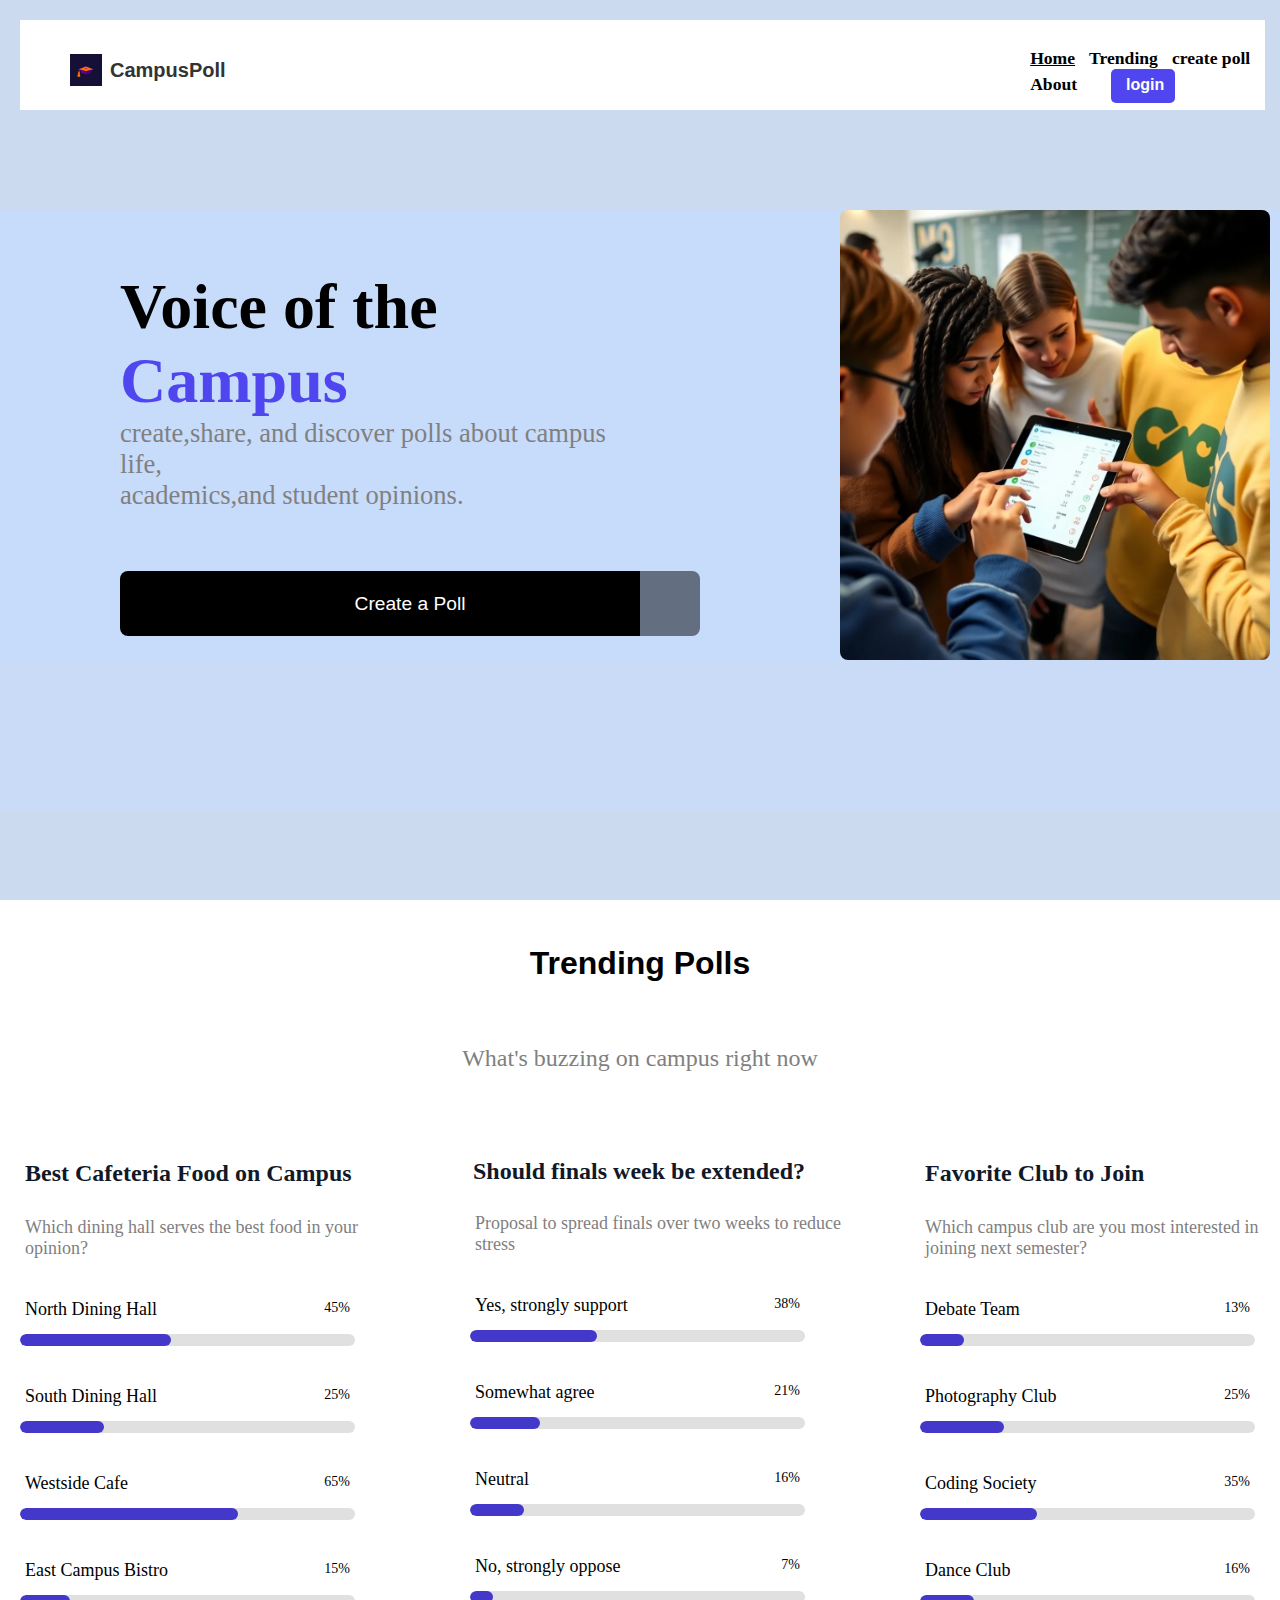
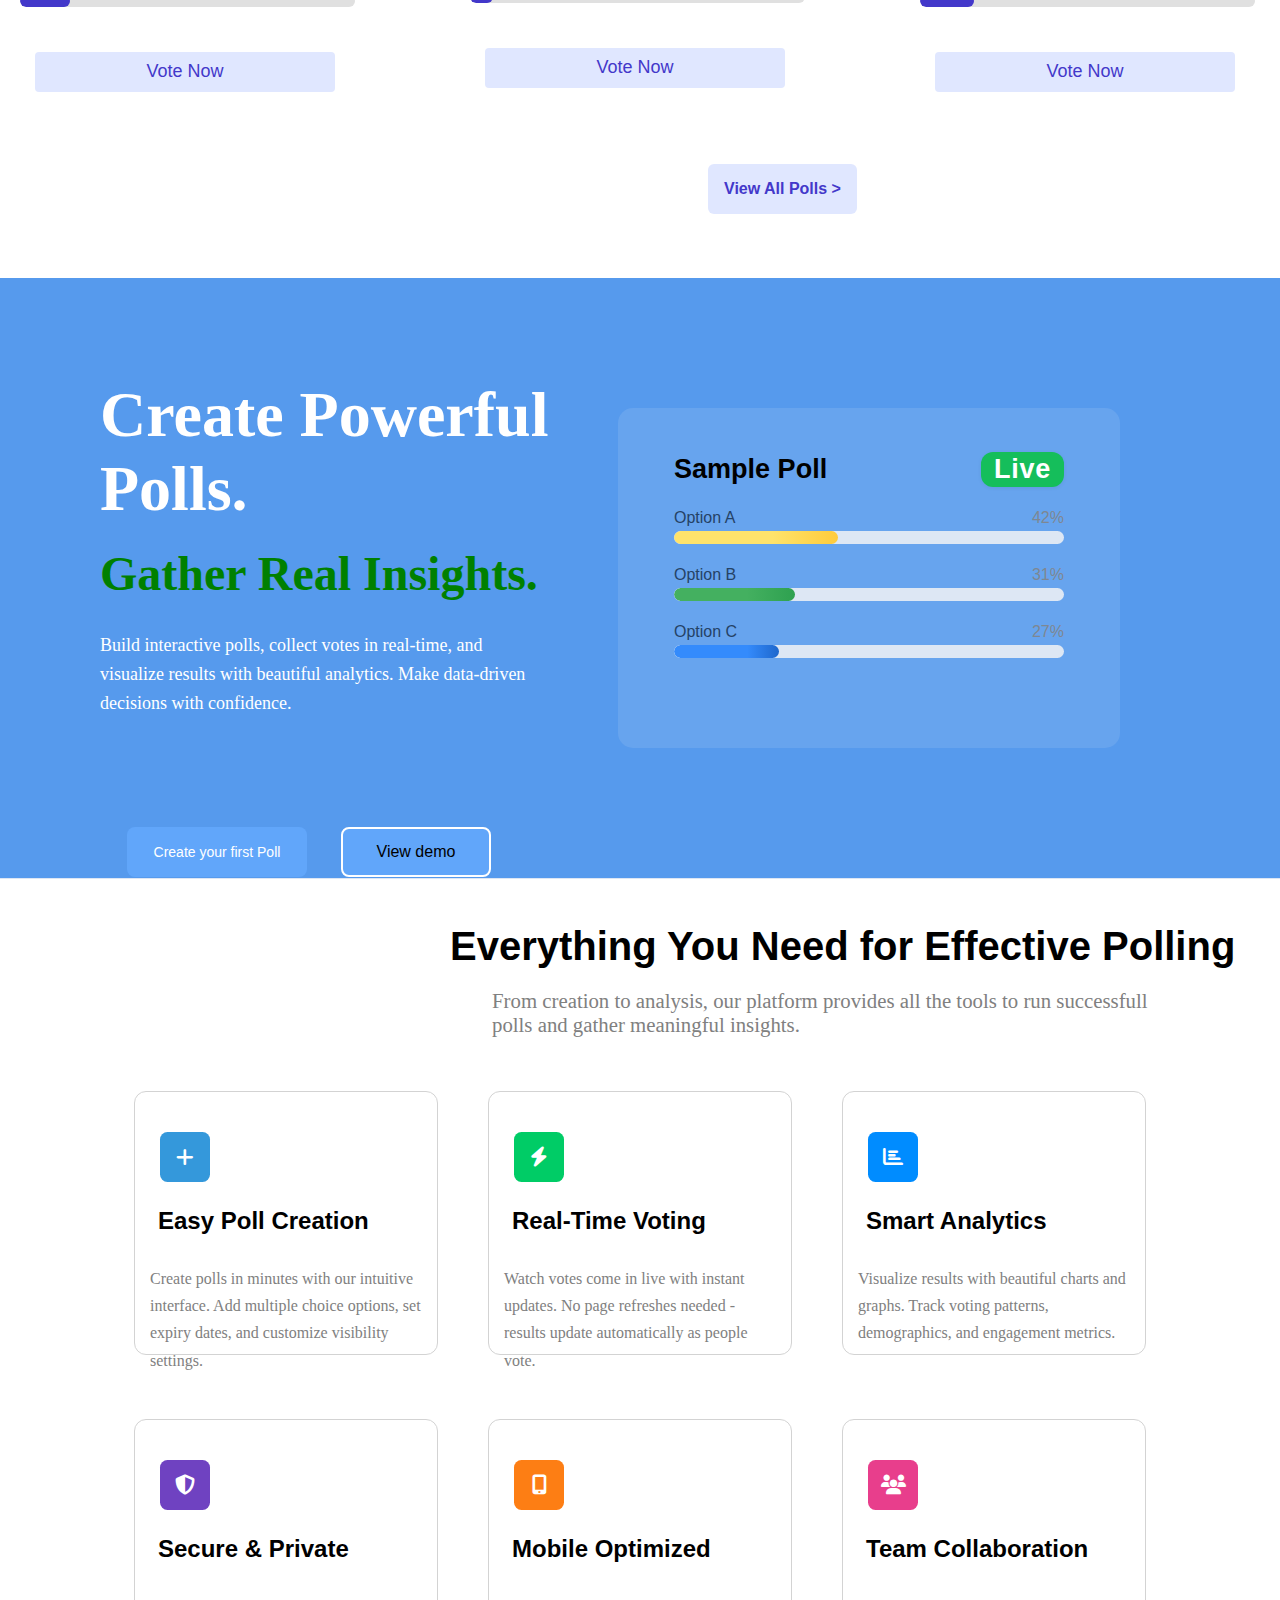
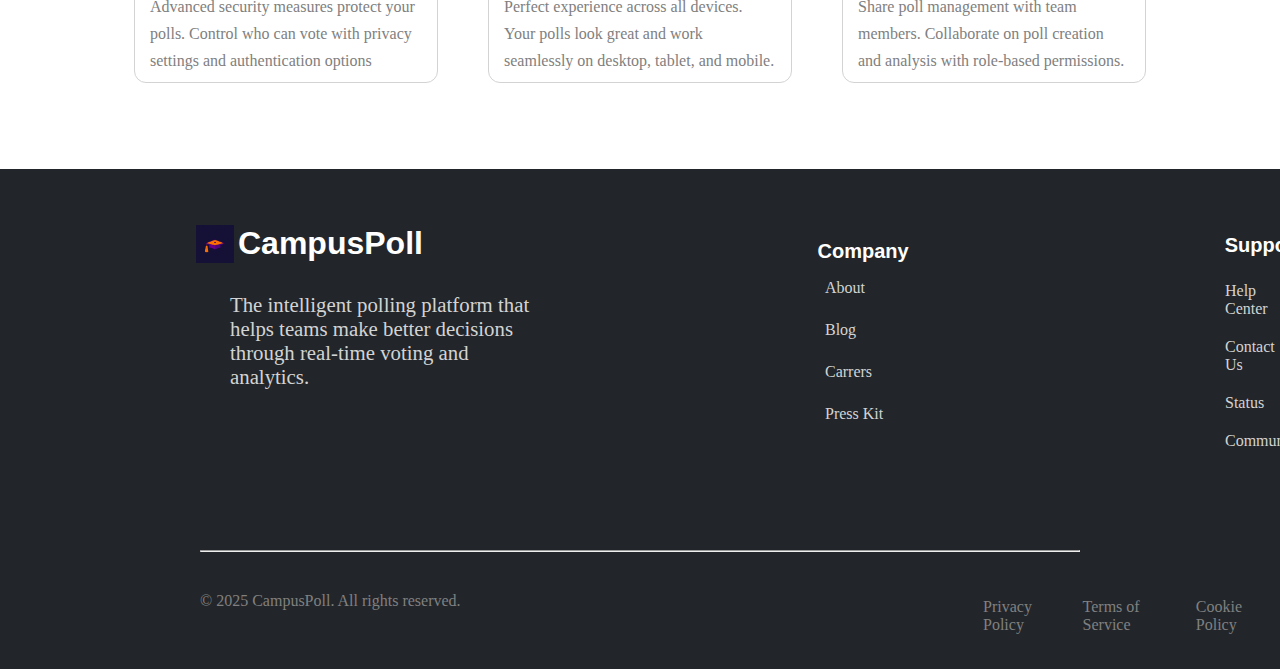
<file: Online Polling/insidevote/index.html>
<!DOCTYPE html>
<html lang="en">
<head>
    <meta charset="UTF-8">
    <meta name="viewport" content="width=device-width, initial-scale=1.0">
    <title>Online Polling System</title>
    <link rel="stylesheet" href="style.css">
     
  <link rel="stylesheet" href="https://cdnjs.cloudflare.com/ajax/libs/font-awesome/6.5.0/css/all.min.css">

</head>
<body>
    <div id="main">
    <header>
        <div class="nav-bar">
            <img src="assets/poll.png" alt="">
            <h2>CampusPoll</h2>
        
        <div class="nav-section">
            <p>
                <a href=""><u>Home</u></a> 
                
                <a href="#page2"><im>Trending</im></a> 
               <a href="#page3"><im>create poll</im></a> 
               <a href="#page4">About</a> 
            
             <a href="assets/login.html">  <button><b>login</b></button></a>
            </p>
        </div>
        </div>

    </header>
    <div id="fakeheader">

    </div>
    <div id="page1">
        <div id="box1">
        <div class="text">
            <h1>Voice of the <br> <b>Campus</b></h1>
            <h5>create,share, and discover polls about campus life, <br> academics,and student opinions.</h5>
        
        </div>
       
        <div class="button">
           <a href="page3.html"> <button>Create a Poll</button></a>
        </div>
        </div>
        <div id="box2">
            <div class="image-1">
                <img src="assets/poll1.png" alt="">
            </div>
            

           
        </div>
        </div>
    </div>
    <div id="page2">
        <div class="toppart" >
            <h1 style="text-align: center; font-weight: bold;">Trending Polls</h1><br>
            <p style="text-align: center;font-size: x-large; "> What's buzzing on campus right now</p> 
        </div>
        <div id="boxes">
        <div id="box3">

            <h3>Best Cafeteria Food on Campus</h3>
            <p>Which dining hall serves the best food in your <br>opinion?</p>
            <h4>North Dining Hall</h4>
             <div class="percentage">45%</div>
            <div class="bar">
                <div class="fill" style="background-color: #4338ca;width: 45%;"></div>
                
            </div>
       
            <h4>South Dining Hall</h4>
             <div class="percentage">25%</div>
             <div class="bar">
                <div class="fill" style="background-color: #4338ca;width: 25%;"></div>
              
            </div>
            <h4>Westside Cafe</h4>
             <div class="percentage">65%</div>
             <div class="bar">
                <div class="fill" style="background-color: #4338ca;width: 65%;"></div>
            </div>
            <h4>East Campus Bistro</h4>
             <div class="percentage">15%</div>
             <div class="bar">
                <div class="fill" style="background-color: #4338ca;width: 15%;"></div>
            </div>
            <div class="page3-left"> <button>Vote Now</button></div>
            
            
        </div>
        <div id="box4">
               <h3>Should finals week be extended?</h3>
            <p>Proposal to spread finals over two weeks to reduce stress</p>
            <h4>Yes, strongly support</h4>
             <div class="percentage">38%</div>
             <div class="bar">
                <div class="fill" style="background-color: #4338ca;width: 38%;"></div>
                
                 
            </div>
            <h4>Somewhat agree</h4>
             <div class="percentage">21%</div>
             <div class="bar">
                <div class="fill" style="background-color: #4338ca;width: 21%;"></div>
                
              
            </div>
            <h4>Neutral</h4>
             <div class="percentage">16%</div>
             <div class="bar">
                <div class="fill" style="background-color: #4338ca;width: 16%;"></div>
                
               
            </div>
            <h4>No, strongly oppose</h4>
             <div class="percentage">7%</div>
             <div class="bar">
                <div class="fill" style="background-color: #4338ca;width: 7%;"></div>
                
                
            </div>
            <div class="page3-left"><button>Vote Now</button></div>
          
        </div>
       
        <div id="box5">
                <h3>Favorite Club to Join</h3>
            <p>Which campus club are you most interested in joining next semester?</p>
            <h4>Debate Team</h4>
             <div class="percentage">13%</div>
              <div class="bar">
                <div class="fill" style="background-color: #4338ca;width: 13%;"></div>
                
                
            </div>
            <h4>Photography Club</h4>
             <div class="percentage">25%</div>
              <div class="bar">
                <div class="fill" style="background-color: #4338ca;width: 25%;"></div>
                
                
            </div>
            <h4>Coding Society</h4>
             <div class="percentage">35%</div>
              <div class="bar">
                <div class="fill" style="background-color: #4338ca;width: 35%;"></div>
                
            </div>
            <h4>Dance Club</h4>
             <div class="percentage">16%</div>
              <div class="bar">
                <div class="fill" style="background-color: #4338ca;width: 16%;"></div>
                 </div>
                 
                


            <div class="page3-left"><button>Vote Now</button></div>
        </div>
          
        </div>
       
        </div>
       <div class="button1">
            <button >View All Polls > </button>
            
            </div>
            
                <div id="page3">
                <div class="box6">
                    <div class="set">
                    <div class="toptext">
                    <h1>Create Powerful Polls.</h1>
                    </div>
                    <div class="text6">
                        <h1>Gather Real Insights.</h1>
                    </div>
                    <p>Build interactive polls, collect votes in real-time, and <br>visualize results with beautiful analytics. Make data-driven <br> decisions with confidence.</p>
                    </div>
                    <div id="page3-button">
                    <div class="create-button">
                      <a href="page3.html"> <button>Create your first Poll</button></a>
                        
                    </div>
                    <div class="demo-button">
                        <button>View demo</button>
                    </div>
                    
                </div>
                </div>
                    <div class="box7">
                        <!-- Sample Poll Box for HTML -->
<div class="poll_3">
  <div class="poll-header">
    <span>Sample Poll</span>
    <span class="live">Live</span>
  </div>
  <div class="poll-option">
    <div class="option-label">
      Option A
      <span class="option-percent">42%</span>
    </div>
    <div class="poll-bar-bg">
      <div class="poll-bar poll-bar-a" style="width: 42%"></div>
    </div>
  </div>
  <div class="poll-option">
    <div class="option-label">
      Option B
      <span class="option-percent">31%</span>
    </div>
    <div class="poll-bar-bg">
      <div class="poll-bar poll-bar-b" style="width: 31%"></div>
    </div>
  </div>
  <div class="poll-option">
    <div class="option-label">
      Option C
      <span class="option-percent">27%</span>
    </div>
    <div class="poll-bar-bg">
      <div class="poll-bar poll-bar-c" style="width: 27%"></div>
    </div>
  </div>
</div>
                    
                        
            
                
                    
                    </div>
                
               

            </div>
               

            
            <div id="page4">
                <div class="header4">
                    <h2>Everything You Need for Effective Polling</h2>
                    <p><h3>From creation to analysis, our platform provides all the tools to run successfull <br> polls and gather meaningful insights.</h3>

</p> </div>

<div id="box-8">
    <div class="box9" >
        <div class="icon-circle" style="background-color:  #3498db;"><i class="fas fa-plus"></i></div>
        
        <h2>Easy Poll Creation</h2>
        <p>Create polls in minutes with our intuitive interface. Add multiple choice options, set expiry dates, and customize visibility settings.</p>
    </div>
    <div class="box10">
         <div class="icon-circle" style="background-color: #00cc66;"><i class="fas fa-bolt"></i></div>
        <h2>Real-Time Voting</h2>
        <p>Watch votes come in live with instant updates. No page refreshes needed - results update automatically as people vote.</p>
    </div>
    <div class="box11">

          <div class="icon-circle" style="background-color: #008cff;"><i class="fas fa-chart-bar"></i></div>

        <h2>Smart Analytics</h2>
        <p>Visualize results with beautiful charts and graphs. Track voting patterns, demographics, and engagement metrics.</p>
    </div>
</div>
    <div id="box-lower">

    <div class="box12">
      <div class="icon-circle" style="background-color: #6f42c1;"><i class="fas fa-shield-alt"></i></div>
         <h2>Secure & Private</h2>
        <p>Advanced security measures protect your polls. Control who can vote with privacy settings and authentication options</p>
    </div>
    <div class="box13">

        <div class="icon-circle" style="background-color: #fd7e14;"><i class="fas fa-mobile-alt"></i></div>
        <h2>Mobile Optimized</h2>
        <p>Perfect experience across all devices. Your polls look great and work seamlessly on desktop, tablet, and mobile.</p>

    </div>
    <div class="box14"> 

        <div class="icon-circle" style="background-color: #e83e8c;"><i class="fas fa-users"></i></div>
        <h2>Team Collaboration</h2>
        <p>Share poll management with team members. Collaborate on poll creation and analysis with role-based permissions.</p>
    </div>
    
</div>
            </div>
            <div id="page5">
                <footer>
                    <div class="left">
                        <img src="assets/poll.png" alt="">
                        <h2>CampusPoll</h2>
                        <p>The intelligent polling platform that <br> helps teams make better decisions <br>through real-time voting and <br>analytics.</p>
                    </div>
                    <div class="mid">
                        <h2>Company</h2>
                        <a href="">About</a><br>
                        <a href="">Blog</a><br>
                        <a href="">Carrers</a><br>
                        <a href="">Press Kit</a>
                    </div>
                    <div class="end">
                        <h2>Support</h2>
                        <a href="">Help Center</a>
                        <a href="">Contact Us</a>
                        <a href="">Status</a>
                        <a href="">Community</a>
                        
                    </div>
                    <div class="lastpart">
                        <hr>
                        <p>© 2025 CampusPoll. All rights reserved.</p>
                        <div class="last-part">
                            <a href="">Privacy Policy</a>
                            <a href="">Terms of Service</a>
                            <a href="">Cookie Policy</a>
                            

                        </div>
                       
                        
                          
                        
                    </div>
                </footer>
            </div>
    
    </div>

</body>
</html>
</file>
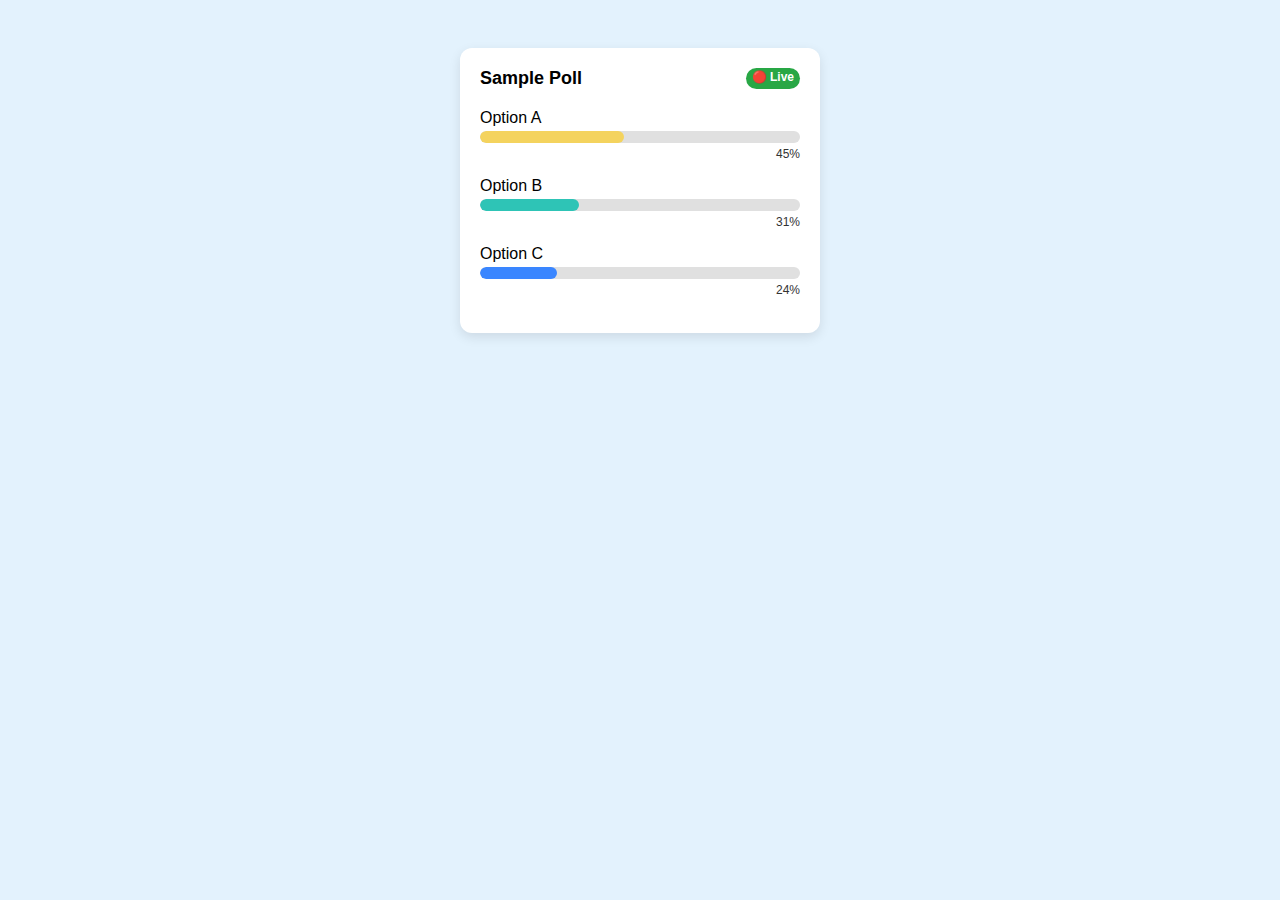
<file: Online Polling/insidevote/form.html>
<!DOCTYPE html>
<html lang="en">
<head>
  <meta charset="UTF-8" />
  <meta name="viewport" content="width=device-width, initial-scale=1.0" />
  <title>Sample Poll</title>
  <link rel="stylesheet" href="form.css" />
</head>
<body>
  <div class="poll-container">
    <div class="poll-header">
      <span>Sample Poll</span>
      <span class="live-badge">🔴 Live</span>
    </div>

    <div class="poll-option">
      <span>Option A</span>
      <div class="bar">
        <div class="fill" style="width: 45%; background-color: #f4d35e;"></div>
      </div>
      <span class="percentage">45%</span>
    </div>

    <div class="poll-option">
      <span>Option B</span>
      <div class="bar">
        <div class="fill" style="width: 31%; background-color: #2ec4b6;"></div>
      </div>
      <span class="percentage">31%</span>
    </div>

    <div class="poll-option">
      <span>Option C</span>
      <div class="bar">
        <div class="fill" style="width: 24%; background-color: #3a86ff;"></div>
      </div>
      <span class="percentage">24%</span>
    </div>
  </div>
</body>
</html>
</file>
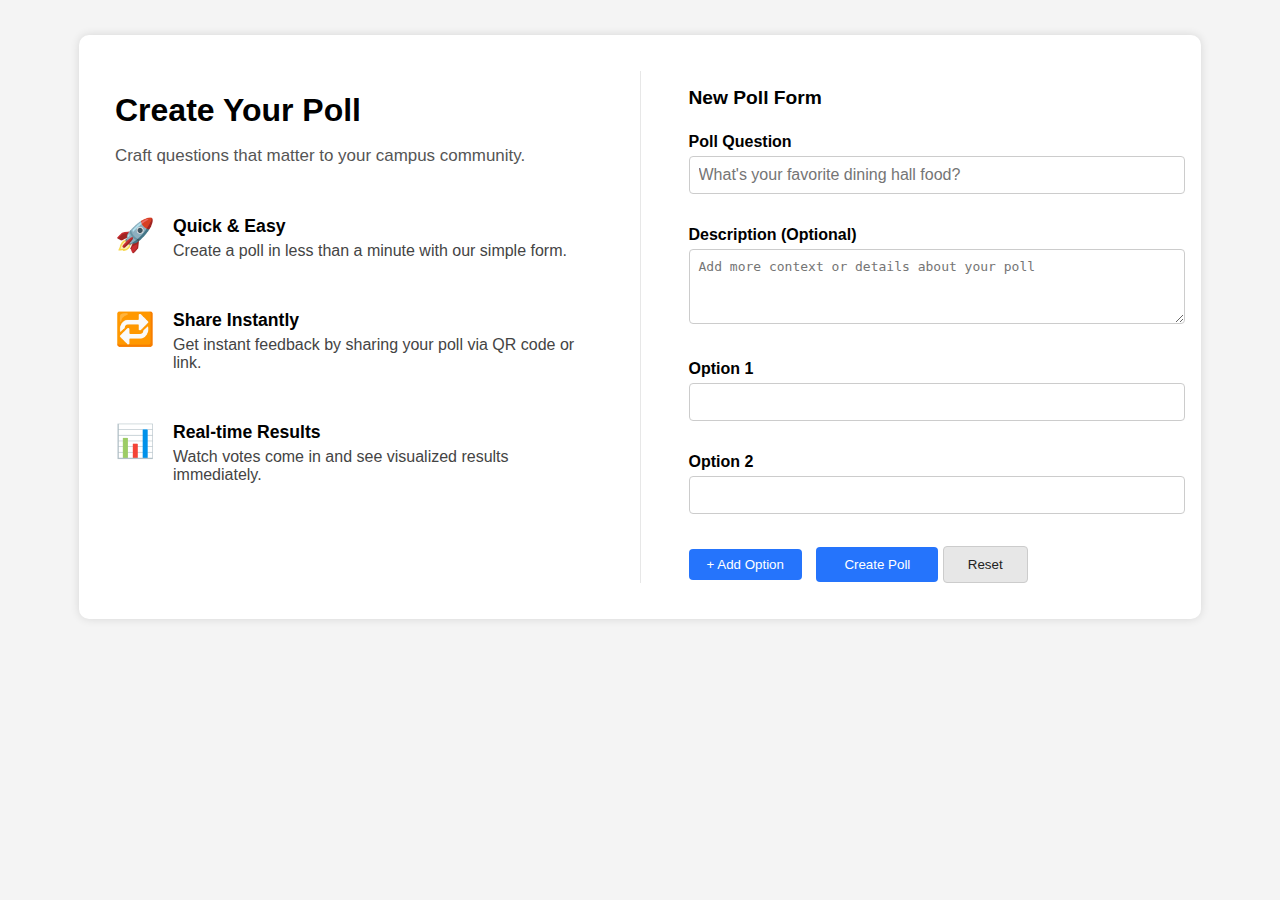
<file: Online Polling/insidevote/page3.html>
<!DOCTYPE html>
<html lang="en">
<head>
  <meta charset="UTF-8">
  <title>Create Your Poll</title>
  <link rel="stylesheet" href="page3.css">
</head>
<body>
  <div class="container">
    <div class="info-panel">
      <h1>Create Your Poll</h1>
      <p>Craft questions that matter to your campus community.</p>

      <div class="feature-group">
        <div class="feature-item">
          <span class="icon">&#128640;</span>
          <div>
            <div class="feature-title">Quick &amp; Easy</div>
            <div class="feature-desc">Create a poll in less than a minute with our simple form.</div>
          </div>
        </div>
        <div class="feature-item">
          <span class="icon">&#128257;</span>
          <div>
            <div class="feature-title">Share Instantly</div>
            <div class="feature-desc">Get instant feedback by sharing your poll via QR code or link.</div>
          </div>
        </div>
        <div class="feature-item">
          <span class="icon">&#128202;</span>
          <div>
            <div class="feature-title">Real-time Results</div>
            <div class="feature-desc">Watch votes come in and see visualized results immediately.</div>
          </div>
        </div>
      </div>
    </div>

    <div class="form-panel">
      <h2>New Poll Form</h2>
      <form class="poll-form">
        <label for="question">Poll Question</label>
        <input type="text" id="question" name="question" placeholder="What's your favorite dining hall food?" required>

        <label for="description">Description (Optional)</label>
        <textarea id="description" name="description" placeholder="Add more context or details about your poll"></textarea>
        
        <label>Option 1</label>
        <input type="text" name="option1">

        <label>Option 2</label>
        <input type="text" name="option2">

        <div id="extra-options"></div>
        <button type="button" id="add-option-btn">+ Add Option</button>
        <button type="submit" class="create-btn">Create Poll</button>
        <button type="reset" class="reset-btn">Reset</button>
      </form>
    </div>
  </div>
  <script>
    // Dynamically add new option fields
    document.getElementById('add-option-btn').onclick = function() {
      var count = document.querySelectorAll('.poll-form input[type="text"]').length + 1;
      var div = document.createElement('div');
      var label = document.createElement('label');
      label.innerText = "Option " + count;
      var input = document.createElement('input');
      input.type = "text";
      input.name = "option" + count;
      div.appendChild(label);
      div.appendChild(input);
      document.getElementById("extra-options").appendChild(div);
    };
  </script>
</body>
</html>
</file>
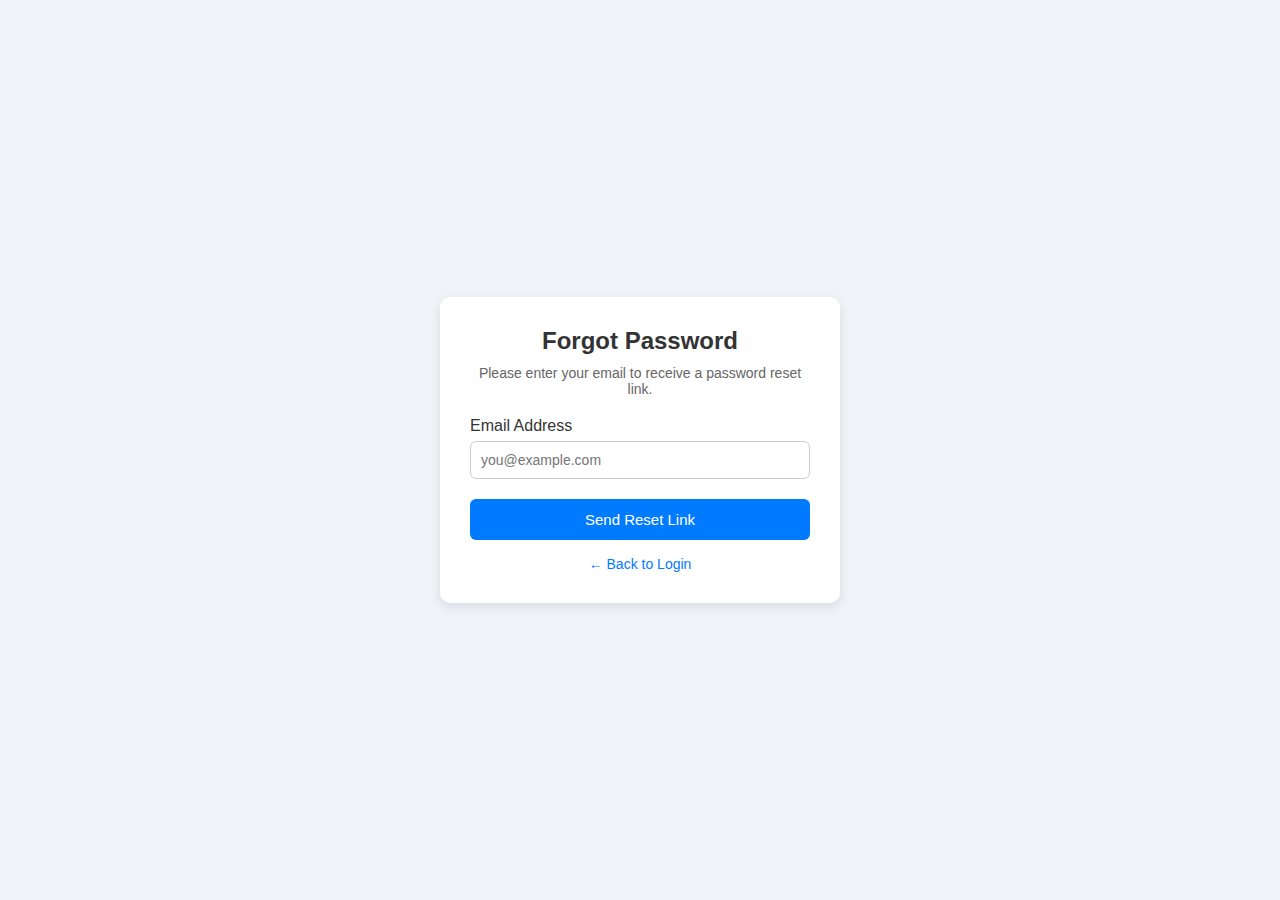
<file: Online Polling/insidevote/assets/forgot.html>
<!DOCTYPE html>
<html lang="en">
<head>
  <meta charset="UTF-8" />
  <meta name="viewport" content="width=device-width, initial-scale=1.0"/>
  <title>Forgot Password</title>
  <link rel="stylesheet" href="forgot.css" />
</head>
<body>
  <div class="container">
    <form class="form">
      <h2>Forgot Password</h2>
      <p>Please enter your email to receive a password reset link.</p>

      <label for="email">Email Address</label>
      <input type="email" id="email" name="email" placeholder="you@example.com" required />

      <button type="submit">Send Reset Link</button>

      <div class="back">
        <a href="login.html">← Back to Login</a>
      </div>
    </form>
  </div>
</body>
</html>
</file>
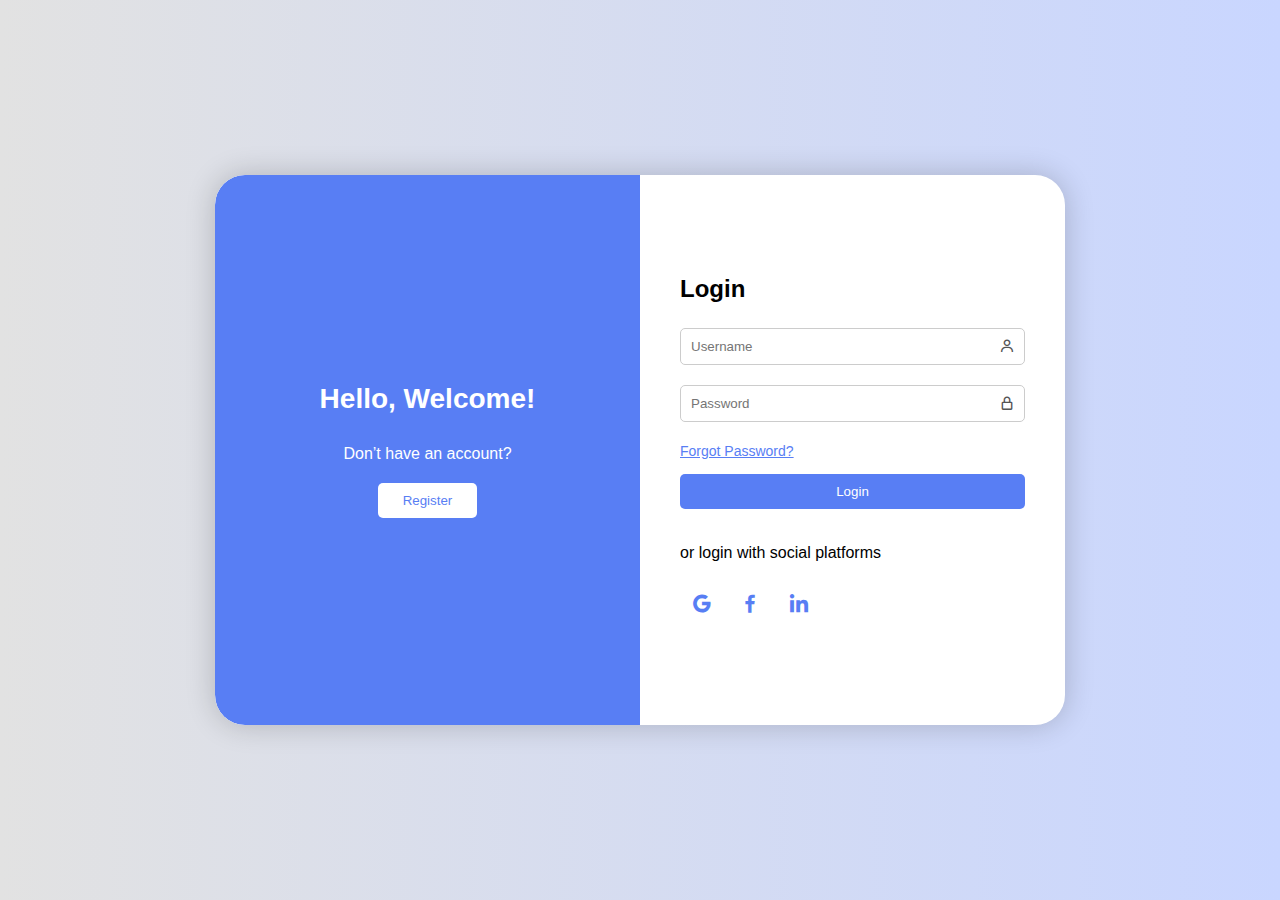
<file: Online Polling/insidevote/assets/login.html>
<!DOCTYPE html>
<html lang="en">
<head>
  <meta charset="UTF-8" />
  <meta name="viewport" content="width=device-width, initial-scale=1.0" />
  <title>Login/Signup Form</title>
  <link rel="stylesheet" href="login.css" />
  <link href="https://unpkg.com/boxicons@2.1.4/css/boxicons.min.css" rel="stylesheet" />
</head>
<body>
  <div class="container">
    <div class="form-box">
      <div class="left-box">
        <h2>Hello, Welcome!</h2>
        <p>Don’t have an account?</p>
       <a href="register.html"> <button>Register</button> </a>
            </div>
      <div class="right-box">
        <h2>Login</h2>
        <form action="#">
          <div class="input-box">
            <input type="text" placeholder="Username" required />
            <i class='bx bx-user'></i>
          </div>
          <div class="input-box">
            <input type="password" placeholder="Password" required />
            <i class='bx bx-lock-alt'></i>
          </div>
          <a href="forgot.html" class="forgot">Forgot Password?</a>
          <button type="submit" class="login-btn">Login</button>
          <p>or login with social platforms</p>
          <div class="social-icons">
            <i class='bx bxl-google'></i>
            <i class='bx bxl-facebook'></i>
            <i class='bx bxl-linkedin'></i>
          </div>
        </form>
      </div>
    </div>
  </div>
</body>
</html>
</file>
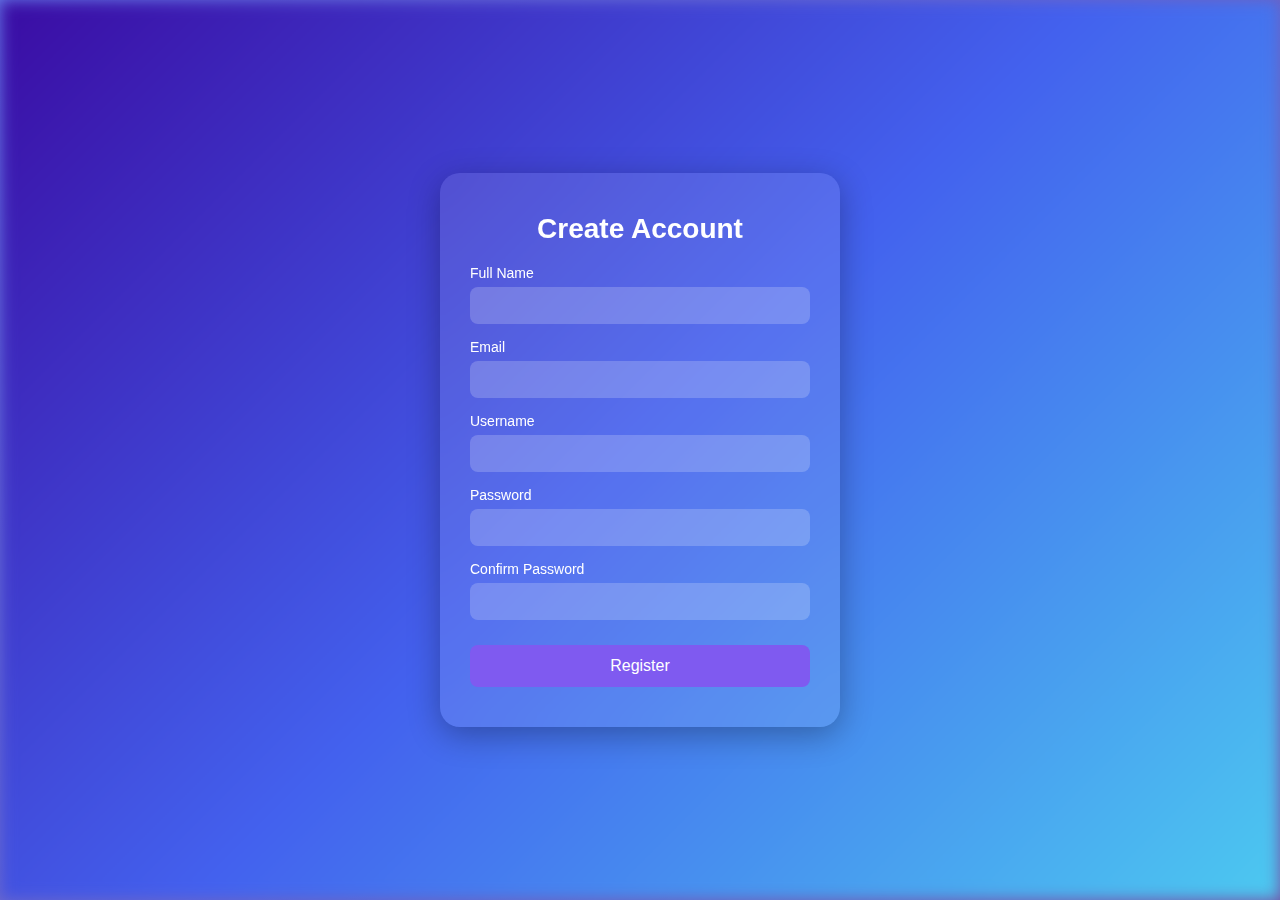
<file: Online Polling/insidevote/assets/register.html>
<!DOCTYPE html>
<html lang="en">
<head>
  <meta charset="UTF-8" />
  <meta name="viewport" content="width=device-width, initial-scale=1.0"/>
  <title>Beautiful Registration Form</title>
  <link rel="stylesheet" href="register.css" />
</head>
<body>
  <div class="background"></div>

  <div class="form-wrapper">
    <form class="registration-form">
      <h2>Create Account</h2>

      <div class="form-group">
        <label for="fullname">Full Name</label>
        <input type="text" id="fullname" name="fullname" required />
      </div>

      <div class="form-group">
        <label for="email">Email</label>
        <input type="email" id="email" name="email" required />
      </div>

      <div class="form-group">
        <label for="username">Username</label>
        <input type="text" id="username" name="username" required />
      </div>

      <div class="form-group">
        <label for="password">Password</label>
        <input type="password" id="password" name="password" required />
      </div>

      <div class="form-group">
        <label for="confirm-password">Confirm Password</label>
        <input type="password" id="confirm-password" name="confirm-password" required />
      </div>

      <button type="submit">Register</button>
    </form> 
  </div>
</body>
</html>
</file>
<file: Online Polling/insidevote/style.css>
*{
    margin: 0;
    padding: 0;
    box-sizing: border-box;

}
html, body{
    width: 100%;
    height: 100%;
     background-color:  rgba(188, 206, 234, 0.5); 
}
#main {
    width: 100%;
    height: 100%;

    

}
.nav-bar{
    height: 10%;
    width: 97.3%;
    background-color: white;
    display: flex;
    align-items: center;
    justify-content: space-evenly;
    margin-top: 20px;
    margin-right: 20px;
    margin-left: 20px;
    position: fixed;
    
    

}
.nav-bar img{
    height: 32px;
    width:32px;
    margin-top: 20px;
    margin-left: 50px;
    margin-bottom: 10px;
}
.nav-bar img:hover{
    transform: rotate(10deg);
}
h2{
    color: #4f46ef;
    width: 110.15px;
    height: 28px;
    font: 20px "seoge ui", sans-serif;
    margin-left: 8px;
    margin-top: 16px;
    font-weight: bold;
}
.nav-section{
    width: 431.1px;
    height: 64px;
    margin-left: 800px;
    margin-top: 30px;
    

}
.nav-section a{
    font-weight: bolder;
    color: black;
    font-size: 1.1rem;
    padding-left: 10px;
    text-decoration: none;

}
.nav-section u:hover{
    color: #4f46ef;
}
.nav-section :hover{
    color: #4f46ef;
    
}



.nav-section button{
height: 34px;
width: 64px;
background-color: #4f46ef;
color: white;
margin-left: 20px;
padding-top: 7px;
border-radius: 5px;
border: none;
font-size: 1rem;
}
.nav-section button:hover{
    background-color: #534bed;
    color: white;
    
}
 .nav-section button b:hover{
    color: white;
}
#fakeheader { 

    height: 10%;
    width: 100%;
    }
#page1{ 
     margin-top:120px;
    height: 600px;
    background-color: rgba(198, 220, 255, 0.5);
    color: black;
    display: flex;
    
}
#box1{
    width:50%;
    height: 450px;
    background-color:rgba(198, 220, 255, 0.5);;
    
}
.text{
    margin-left: 120px;
     font-size: xx-large;
     margin-top: 60px;

}
.text h1 b{
    color: #4f46ef;
}
h5{
    text-size-adjust: 0.2em;
    color:gray;
    font-weight: 100;
}
.button button{
    width: 580px;
    height: 65px;
    margin-left: 120px;
    margin-top: 60px;
    background-color: black;
    color: white;
    font-size: larger;
    border: none;
    border-radius: 8px;
}
.button button:hover{
    background-color: #4f46ef;
}

#box2{
    
    width: 50%;
    height: 450px;
    background-color: rgba(198, 220, 255, 0.5);;
    }
.image-1 img{
    width: 430px;
    height: 450px;
     margin-left: 200px;

    margin-bottom: 20px;
    border-radius: 8px;
}
#page2{
    width: 100%;
    height: 1000px;
    margin-bottom: -120px;
    background-color: white;
}
.toppart {
    width: 100%;
    height: 200px;
    background-color: white;
}
.toppart h1{
    font-size: xx-large;
    font-family: "Segoe UI", sans-serif;
    font-weight: bolder;
    color: black;
    padding: 45px;

}
.toppart p{
    font-size: xx-large;
    align-items: center;
    font-size: large;
    color: gray;
    
    
} 
#boxes{
    display: flex;
    justify-content: center;
    align-items: center;
    margin-top: 20px;
    padding: 10 10 10 10px;
    
    
}


#box3{
    width:430px;
    height:530px;
    background-color:white;
    margin:10px;
    margin-top: -10px;
     border-radius: 10px
    
    
   }
  #box3:hover{
    transform:scale(1.07)
}

#box3 h3{
    margin-left: 0 0 8px;
    padding: 50px;
    font-size: x-large;
    color: #111827;

}
#box3 p{
    margin-left:50px;
    margin-top: -20px;
    font-size: large;
    color: gray;
    font-weight: lighter;

}
#box3 h4{
    margin-left:50px;
    margin-top: 40px;
    font-size: large;
    color: black;
    font-weight: lighter;

}
.bar {
  background-color: #e0e0e0;
  border-radius: 10px;
  overflow: hidden;
  height: 12px;
  margin-top: 18px;
  margin-left: 45px;
  margin-right: 50px;
}

.fill {
  height: 12px;
  border-radius: 10px;
  
  }
  .percentage {
  margin-top: -20px;
  font-size: 14px;
  margin-right: 55px;
  text-align: right;
  display: block;
  
}
.page3-left {
 height: 100px;
 width: 430px;
 margin-top: 16px;
 padding-top: 40px;
 margin-bottom: 1px;
 background-color: rgb(255, 255, 255);
 border-bottom: 10px;
 

}

.page3-left button{
    height: 40px;
    width: 300px;
    margin-top: -40px;
    margin-left: 60px;
    background-color:  #e0e7ff;
    color: #4338ca;
    padding: 8px 16px;
    font: 18px 'Segoe UI', Tahoma, Geneva, Verdana, sans-serif;
}
.page3-left button:hover{
    background-color:  #9288ff;
}
#box4{
  width:430px;
    height:530px;
    background-color:white;
    margin:10px; 
    margin-top: -10px;
    border-radius: 10px;
}
 #box4:hover{
    transform:scale(1.07)
}

#box4 h3{
    margin-left: 0 0 8px;
    padding: 48px;
    font-size: x-large;
    color: #111827;

}
#box4 p{
    margin-left:50px;
    margin-top: -20px;
    font-size: large;
    color: gray;
    font-weight: lighter;

}
#box4 h4{
    margin-left:50px;
    margin-top: 40px;
    font-size: large;
    color: black;
    font-weight: lighter;

}
 



#box5{
    width:430px;
    height:530px;
    background-color:white; 
    margin:10px;
    margin-top: -10px;
      border-radius: 10px;
}
#box5:hover{
    transform:scale(1.07)
}

#box5 h3{
    margin-left: 0 0 8px;
    padding: 50px;
    
    font-size: x-large;
    color: #111827;

}
#box5 p{
    margin-left:50px;
    margin-top: -20px;
    font-size: large;
    color: gray;
    font-weight: lighter;
}
#box5 h4{
    margin-left:50px;
    margin-top: 40px;
    font-size: large;
    color: black;
    font-weight: lighter;

}
.button1 button{
    height: 50px;
    background-color: #e0e7ff;
    color:#4338ca;
    padding: 8px 16px;
    border: none;
    border-radius: 6px;
    font-size: medium;
    font-weight: bold;
    margin-top: -90px;
    margin-left: 708px;
    margin-bottom: 5%;
}
.button1 button:hover{
    background-color: #8b86f4;
}
#page3{
    width: 100%;
    height: 600px;
     background-color:  #569aed; 
    

     display: flex;
    
}
.box6{
    width: 50%;
    height: 500px;
    
    align-items: center;
    justify-content: center;
    
}
.set{
    margin-left: 100px;
    margin-top: 100px;
}
.toptext{
    color: white;
    font-size: xx-large;
}
.text6{
    font-size: x-large;
    color: green;
    margin-top: 20px;
}
.box6 p{
    font-size: large;
    margin-top: 30px;
    line-height: 1.6;
    word-break: break-word;
    
    
    font-weight: lighter;
    color:white;
}
#page3-button{
    display: flex;
    align-items: center;
    justify-content: center;
    flex-direction: row;
    gap: 34px;
}

.create-button button{
    width: 180px;
    height: 50px;
     margin-top: 110px;
      border-radius: 8px; 
    border: none;
    font: 14px arial;
    padding: 12px 24px;
    background-color: #61a6fa;
    color: white;
}
.create-button button:hover{
    background-color:  #388df6;
}
.demo-button button{
     width: 150px;
    height: 50px;
    margin-top: 110px;
    border-radius: 8px;
    border: 2px white solid;
    font: 11px arial;
    font-size: medium;
    font-weight: lighter;
    padding: 12px 24px;
    background-color: #61a6fa;
    color: black;
}
.demo-button button:hover{
    background-color: white;
}
.box7{
    width: 519.2px;
    height: 340px;
    background-color: #ffffff1a;
    margin-top: 130px;
    margin-right: 160px;
    padding: 12px;
    border-radius: 15px;
    
}
 .box7 h1, h2 {
  color: #333;
}

form {
  margin-bottom: 20px;
}

label {
  display: block;
  margin: 10px 0;
  font-size: 1.1em;
}

button {
  padding: 10px 15px;
  background-color: #3498db;
  color: white;
  border: none;
  border-radius: 4px;
  font-size: 1em;
  cursor: pointer;
}

button:hover {
  background-color: #2980b9;
}

#poll-results {
  font-size: 1.1em;
  color: #555;
}

#page4{
    width: 100%;
    height: 900px;
    margin-top: -15px;

     background-color: white;

}
.header4{
    height: 20%;
    width: 100%;
    background-color: white;
    padding-left: 397px;
}
.header4 h2{
    font-size: 250%;
    font-family: "Segoe UI", sans-serif;
    font-weight: bolder;
    color: black;
    padding: 45px;
    padding-left: 45px;
    white-space: nowrap; 
}
.header4 h3{
    font-size: 1.3rem;
    color: gray;
    font-weight: lighter;
    padding-left: 95px;
    padding-top: 20px;
    padding-bottom: 20px;
}

#box-8{ display: flex;
    
    padding:32px;
    
    
    justify-content: center;
    
    

}

.icon-circle {
  width: 50px;
  height: 50px;
  border-radius: 15%;
  color: white;
  font-size: 20px;
  display: flex;
  justify-content: center;
  align-items: center;
  margin-bottom: 25px;
  margin-left: 10px;
  margin-top: -50px;
}
.box9{
    width: 25%;
    height: 264px;
    background-color: white;
    padding: 15px;
    padding-top: 90px;
    border-radius: 12px;
    line-height: 1.7;
    border: 1px solid lightgray;

}
.box9 h2{
    color: black;
    font-size: 1.5rem;
    font-weight: bold;
    white-space: nowrap;

}
.box9 p{
    padding-top: 30px;
     color: gray;
    }
.box9 :hover{
    cursor: pointer;
}



 .box10{
    width: 25%;
    height: 264px;
    background-color: white;
    padding: 15px;
    padding-top: 90px;
    margin-left: 50px;
    border-radius: 12px;
    line-height: 1.7;
    border: 1px solid lightgray;

}
.box10 h2{
    color: black;
    font-size: 1.5rem;
    font-weight: bold;
    white-space: nowrap;

}
.box10 p{
    padding-top: 30px;
    color: gray;
    }
.box10 :hover{
    cursor: pointer;
}


 .box11{
    width: 25%;
    height: 264px;
    background-color: white;
    padding: 15px;
    padding-top: 90px;
    margin-left: 50px;
    border-radius: 12px;
    line-height: 1.7;
    border: 1px solid lightgray;

}
.box11 h2{
    color: black;
    font-size: 1.5rem;
    font-weight: bold;
    white-space: nowrap;

}
.box11 p{
    padding-top: 30px;
    color: gray;
    }
.box11 :hover{
    cursor: pointer;
}
#box-lower{ display: flex;
    
    padding:32px;
    justify-content: center;
}
.box12:hover{
    transform:scale(1.07)
}
.box11:hover{
    transform: scale(1.07);
}.box13:hover{
    transform: scale(1.07);
}
.box10:hover{
    transform: scale(1.07);
}
.box9:hover{
    transform: scale(1.07);
}
.box14:hover{
    transform: scale(1.07);
}


 .box12{
    width: 25%;
    height: 264px;
    background-color: white;
    padding: 15px;
    padding-top: 90px;
    border-radius: 12px;
    line-height: 1.7;
    border: 1px solid lightgray;

}
.box12 h2{
    color: black;
    font-size: 1.5rem;
    font-weight: bold;
    white-space: nowrap;

}
.box12 p{
    padding-top: 30px;
    color: gray;
    }
.box12 :hover{
    cursor: pointer;
}

.box13{
    width: 25%;
    height: 264px;
    background-color: white;
    padding: 15px;
    padding-top: 90px;
    margin-left: 50px;
    border-radius: 12px;
    line-height: 1.7;
    border: 1px solid lightgray;

}
.box13 h2{
    color: black;
    font-size: 1.5rem;
    font-weight: bold;
    white-space: nowrap;

}
.box13 p{
    padding-top: 30px;
    color: gray;
    }
.box13 :hover{
    cursor: pointer;
}

.box14{
    width: 25%;
    height: 264px;
    background-color: white;
    padding: 15px;
    padding-top: 90px;
    margin-left: 50px;
    border-radius: 12px;
    line-height: 1.7;
    border: 1px solid lightgray;

}
.box14 h2{
    color: black;
    font-size: 1.5rem;
    font-weight: bold;
    white-space: nowrap;

}
.box14 p{
    padding-top: 30px;
    color: gray;
    }
.box14 :hover{
    cursor: pointer;
}


#page5{
    width: 100%;
    height: 500px;
    background-color: #22262a;
}
.left  {
 margin-left: 230px;
    margin-top: -10px;
    padding-top: 40px;
    
}
.left img{
    height: 40px;
    width: 40px;
    object-fit: cover;
    margin-left: -35px;
    margin-top: 15px;
    padding: 1px;
    position: absolute;
    
}
.left img:hover{
    transform: rotate(10deg);
}
 .left h2{
color: white;
font-weight: bolder;
font-size: xx-large;
margin-bottom: 20px;

 }   
 .left p{
    color: lightgray;
    padding-top: 20px;
    font-size: 1.3rem;
    
 }
.mid{
 color: white;
 display: flex;
 flex-direction: column;
    margin-left: 800px;
    margin-top: -165px;
    gap: -10px;

}
.mid h2{
    color: white;
    text-align: center;
    margin-bottom: 5px;
}
.mid a{
    text-decoration: none;
    color: lightgray;
    margin-left: 25px;
    margin-top: 5px;
    padding-top: 1px;
    

    
}

.end{
 color: white;
 display: flex;
 flex-direction: column;
    margin-left: 1200px;
    margin-top: -205px;
    gap: -10px;

}
.end h2{
    color: white;
    text-align: center;
}
.end a{
    text-decoration: none;
    color: lightgray;
    margin-left: 25px;
    margin-top: 10px;
    padding-top: 10px;
    

    
}


.lastpart hr{
    margin-top: 100px;
    color: gray;
    margin-left: 200px;
     margin-right: 200px;
     padding: -12px;

}
.lastpart p{
    color: gray;
    margin-top: 40px;
    margin-left: 200px;
}
.last-part {
    
    display: flex;
    margin-left: 970px;
    }
    .last-part a{
         color: gray;
    margin-left: 10px;
    text-decoration: none;
    padding: 3px;
    margin-top: -15px;
    }
    .last-part a:hover{
        color: white;
    }
  

     /* box7 */
    .poll_3 {
  
  border-radius: 20px;
  
  max-width: 390px;
  margin: 32px auto;
  
  font-family: 'Segoe UI', Arial, sans-serif;
}
.poll-header {
  display: flex;
  justify-content: space-between;
  align-items: center;
  margin-bottom: 22px;
}
.poll-header span {
  font-size: 1.69em;
  font-weight: bolder;
  
}
.live {
  background: #15be5b;
  color: #fff;
  border-radius: 12px;
  font-size: 0.04em;
  padding: 2px 13px;
  font-weight: 500;
  box-shadow: 0 1px 4px #0001;
  letter-spacing: 0.7px;
  display: flex;
  align-items: center;
  gap: 6px;
}
.poll-option {
  margin-bottom: 22px;
}
.poll-option:last-child {
  margin-bottom: 0;
}
.option-label {
  display: flex;
  justify-content: space-between;
  align-items: center;
  font-weight: 500;
  color: #254266;
  margin-bottom: 4px;
}
.option-percent {
  color: #7e8792;
  font-weight: 500;
  font-size: 1em;
  margin-left: 8px;
}
.poll-bar-bg {
  background: #dde7f4;
  border-radius: 16px;
  height: 13px;
  width: 100%;
  overflow: hidden;
  margin-top: 1px;
}
.poll-bar {
  height: 100%;
  border-radius: 16px;
  transition: width 0.6s;
}
.poll-bar-a { background: linear-gradient(90deg, #ffe36b 60%, #ffcb3c); }
.poll-bar-b { background: linear-gradient(90deg, #44b060 60%, #2ea150); }
.poll-bar-c { background: linear-gradient(90deg, #348bfc 70%, #1e67cc); }
</file>
<file: Online Polling/insidevote/form.css>
body {
  font-family: Arial, sans-serif;
  background-color: #e3f2fd;
  display: flex;
  justify-content: center;
  padding: 40px;
}

.poll-container {
  background: #ffffff;
  border-radius: 12px;
  padding: 20px;
  width: 320px;
  box-shadow: 0 4px 12px rgba(0, 0, 0, 0.1);
}

.poll-header {
  display: flex;
  justify-content: space-between;
  font-weight: bold;
  font-size: 18px;
  margin-bottom: 20px;
}

.live-badge {
  background-color: #28a745;
  color: white;
  font-size: 12px;
  padding: 2px 6px;
  border-radius: 12px;
}

.poll-option {
  margin-bottom: 16px;
}

.poll-option span {
  display: block;
  margin-bottom: 4px;
  font-weight: 500;
}

.bar {
  background-color: #e0e0e0;
  border-radius: 10px;
  overflow: hidden;
  height: 12px;
}

.fill {
  height: 12px;
  border-radius: 10px;
}

.percentage {
  margin-top: 4px;
  font-size: 12px;
  text-align: right;
  display: block;
  color: #333;
}
</file>
<file: Online Polling/insidevote/page3.css>
body {
  background: #f4f4f4;
  font-family: Arial, sans-serif;
  margin: 0;
}

.container {
  background: #fff;
  max-width: 1050px;
  margin: 35px auto;
  display: flex;
  box-shadow: 0 0 10px rgba(0,0,0,0.12);
  border-radius: 10px;
  padding: 36px;
}

.info-panel {
  flex: 1;
  padding-right: 48px;
  border-right: 1px solid #e7e7e7;
}

.info-panel h1 {
  font-size: 2em;
  margin-bottom: 14px;
}

.info-panel p {
  margin-bottom: 30px;
  color: #555;
  font-size: 1.06em;
}

.feature-group {
  margin-top: 50px;
}

.feature-item {
  display: flex;
  align-items: flex-start;
  margin-bottom: 28px;
  margin-top: 50px;
}

.icon {
  font-size: 2em;
  margin-right: 18px;
}

.feature-title {
  font-weight:600;
  font-size: 1.10em;
  margin-bottom: 5px;
}

.feature-desc {
  font-size: 1em;
  color: #444;
}

.form-panel {
  flex: 1;
  padding-left: 48px;
}

.form-panel h2 {
  font-size: 1.2em;
  margin-bottom: 24px;
}

.poll-form label {
  display: block;
  font-weight: bold;
  margin-top: 18px;
  margin-bottom: 5px;
}

.poll-form input[type="text"],
.poll-form textarea {
  width: 100%;
  padding: 9px;
  border: 1px solid #ccc;
  border-radius: 4px;
  margin-bottom: 14px;
  font-size: 1em;
}

.poll-form textarea {
  resize: vertical;
  height: 55px;
}

#create-btn, #add-option-btn {
  margin-right: 10px;
}

#create-btn, .create-btn {
  background: #2574fc;
  color: #fff;
  border: none;
  padding: 10px 28px;
  border-radius: 4px;
  cursor: pointer;
  margin-top: 18px;
}

#add-option-btn {
  background: #2574fc;
  color: #fff;
  border: none;
  padding: 8px 18px;
  border-radius: 4px;
  cursor: pointer;
  margin-top:8px;
}

.reset-btn {
  background: #e7e7e7;
  color: #222;
  border: 1px solid #ccc;
  padding: 10px 24px;
  border-radius: 4px;
  cursor: pointer;
  margin-top: 18px;
}
</file>
<file: Online Polling/insidevote/assets/login.css>
* {
  margin: 0;
  padding: 0;
  box-sizing: border-box;
  font-family: Arial, sans-serif;
}

body {
  display: flex;
  justify-content: center;
  align-items: center;
  height: 100vh;
  background: linear-gradient(90deg, #e2e2e2, #c9d6ff);
}

.container {
  width: 850px;
  height: 550px;
  background: #fff;
  border-radius: 30px;
  box-shadow: 0 0 30px rgba(0, 0, 0, 0.2);
  display: flex;
  overflow: hidden;
  position: relative;
}

.form-box {
  display: flex;
  width: 100%;
}

.left-box {
  width: 50%;
  background: #587ef4;
  color: #fff;
  display: flex;
  flex-direction: column;
  justify-content: center;
  align-items: center;
  padding: 40px;
  border-top-left-radius: 30px;
  border-bottom-left-radius: 30px;
}

.left-box h2 {
  font-size: 28px;
  margin-bottom: 10px;
}

.left-box p {
  margin-bottom: 20px;
}


.left-box button {
  padding: 10px 25px;
  background: #fff;
  color: #587ef4;
  border: none;
  border-radius: 5px;
  cursor: pointer;
}

.right-box {
  width: 50%;
  padding: 40px;
  display: flex;
  flex-direction: column;
  justify-content: center;
}

.right-box h2 {
  margin-bottom: 25px;
}

.input-box {
  position: relative;
  margin-bottom: 20px;
}

.input-box input {
  width: 100%;
  padding: 10px 35px 10px 10px;
  border: 1px solid #ccc;
  border-radius: 5px;
}

.input-box i {
  position: absolute;
  right: 10px;
  top: 50%;
  transform: translateY(-50%);
  color: #555;
}

.forgot {
  font-size: 14px;
  color: #587ef4;
  margin-bottom: 15px;
  display: inline-block;
}

.login-btn {
  background: #587ef4;
  color: #fff;
  padding: 10px;
  width: 100%;
  border: none;
  border-radius: 5px;
  cursor: pointer;
  margin-bottom: 15px;
}
p{
  margin-top:20px;
}

.social-icons i {
  font-size: 24px;
  margin:  10px;
  margin-top: 30px;
  cursor: pointer;
  color: #587ef4;
}
</file>
<file: Online Polling/insidevote/assets/register.css>
* {
  margin: 0;
  padding: 0;
  box-sizing: border-box;
  font-family: 'Poppins', sans-serif;
}

body {
  height: 100vh;
  display: flex;
  justify-content: center;
  align-items: center;
  background: linear-gradient(135deg, #667eea, #764ba2);
  overflow: hidden;
}

.background {
  position: absolute;
  width: 100%;
  height: 100%;
  background: linear-gradient(135deg, #3a0ca3, #4361ee, #4cc9f0);
  filter: blur(8px);
  z-index: -1;
}

.form-wrapper {
  background: rgba(255, 255, 255, 0.1);
  backdrop-filter: blur(10px);
  padding: 40px 30px;
  border-radius: 20px;
  box-shadow: 0 8px 32px rgba(0, 0, 0, 0.3);
  width: 90%;
  max-width: 400px;
  color: #fff;
}

.registration-form h2 {
  text-align: center;
  margin-bottom: 20px;
  font-size: 28px;
  font-weight: 600;
}

.form-group {
  margin-bottom: 15px;
}

label {
  font-size: 14px;
  font-weight: 500;
  display: block;
  margin-bottom: 6px;
}

input {
  width: 100%;
  padding: 10px 14px;
  border: none;
  border-radius: 8px;
  font-size: 15px;
  background: rgba(255, 255, 255, 0.2);
  color: #fff;
}

input::placeholder {
  color: #e0e0e0;
}

input:focus {
  outline: 2px solid #7f5af0;
  background: rgba(255, 255, 255, 0.25);
}

button {
  width: 100%;
  padding: 12px;
  border: none;
  margin-top: 10px;
  border-radius: 8px;
  font-size: 16px;
  background: #7f5af0;
  color: white;
  cursor: pointer;
  transition: background 0.3s ease;
}

button:hover {
  background: #5a3fc0;
}
</file>
<file: Online Polling/insidevote/assets/forgot.css>
/* Basic Reset */
* {
  margin: 0;
  padding: 0;
  box-sizing: border-box;
}

body {
  font-family: 'Segoe UI', sans-serif;
  background: #f0f4f8;
  display: flex;
  justify-content: center;
  align-items: center;
  height: 100vh;
}

.container {
  background: #ffffff;
  padding: 30px;
  border-radius: 10px;
  box-shadow: 0 4px 12px rgba(0, 0, 0, 0.1);
  width: 100%;
  max-width: 400px;
}

.form h2 {
  margin-bottom: 10px;
  color: #333;
  font-size: 24px;
  text-align: center;
}

.form p {
  font-size: 14px;
  color: #666;
  text-align: center;
  margin-bottom: 20px;
}

label {
  display: block;
  margin-bottom: 6px;
  font-weight: 500;
  color: #333;
}

input[type="email"] {
  width: 100%;
  padding: 10px;
  border: 1px solid #ccc;
  border-radius: 6px;
  margin-bottom: 20px;
  font-size: 14px;
}

input:focus {
  border-color: #007bff;
  outline: none;
}

button {
  width: 100%;
  padding: 12px;
  border: none;
  background-color: #007bff;
  color: white;
  font-size: 15px;
  border-radius: 6px;
  cursor: pointer;
  transition: background 0.3s ease;
}

button:hover {
  background-color: #0056b3;
}

.back {
  text-align: center;
  margin-top: 15px;
}

.back a {
  font-size: 14px;
  color: #007bff;
  text-decoration: none;
}

.back a:hover {
  text-decoration: underline;
}
</file>
